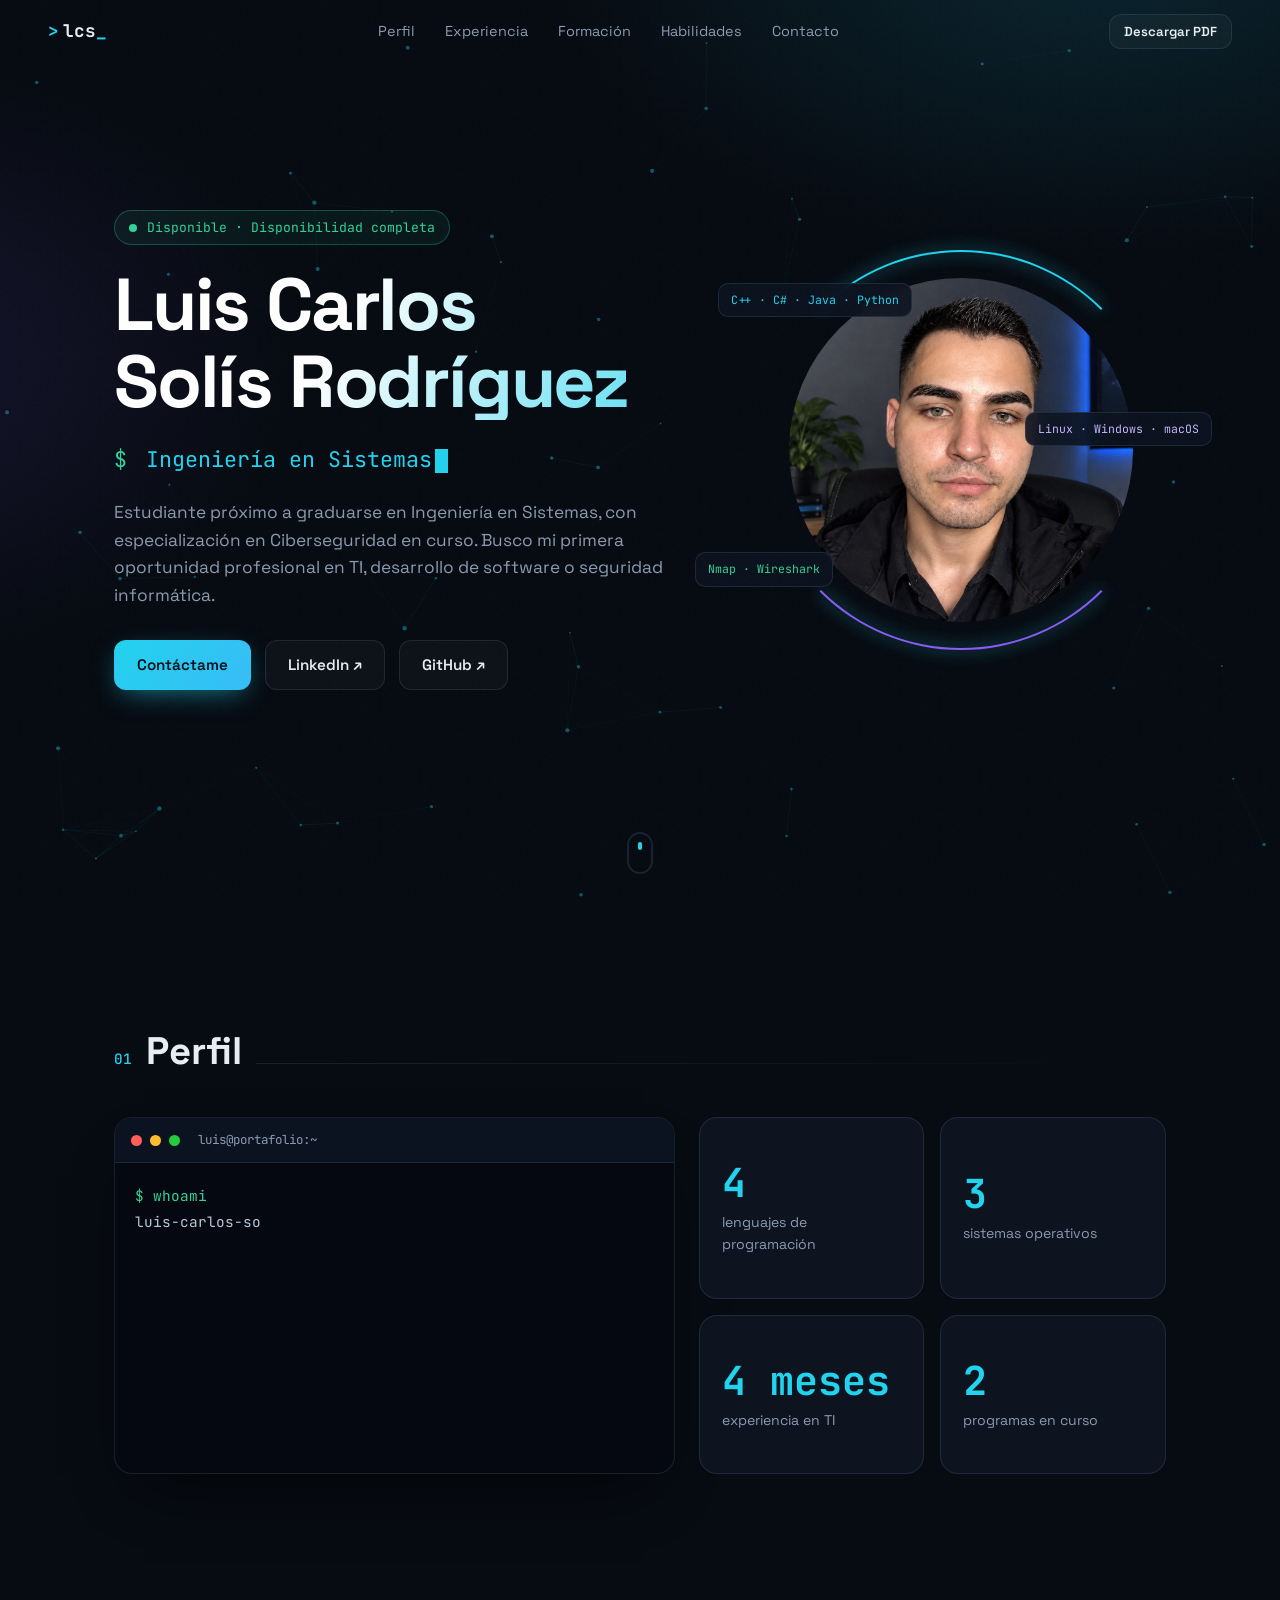
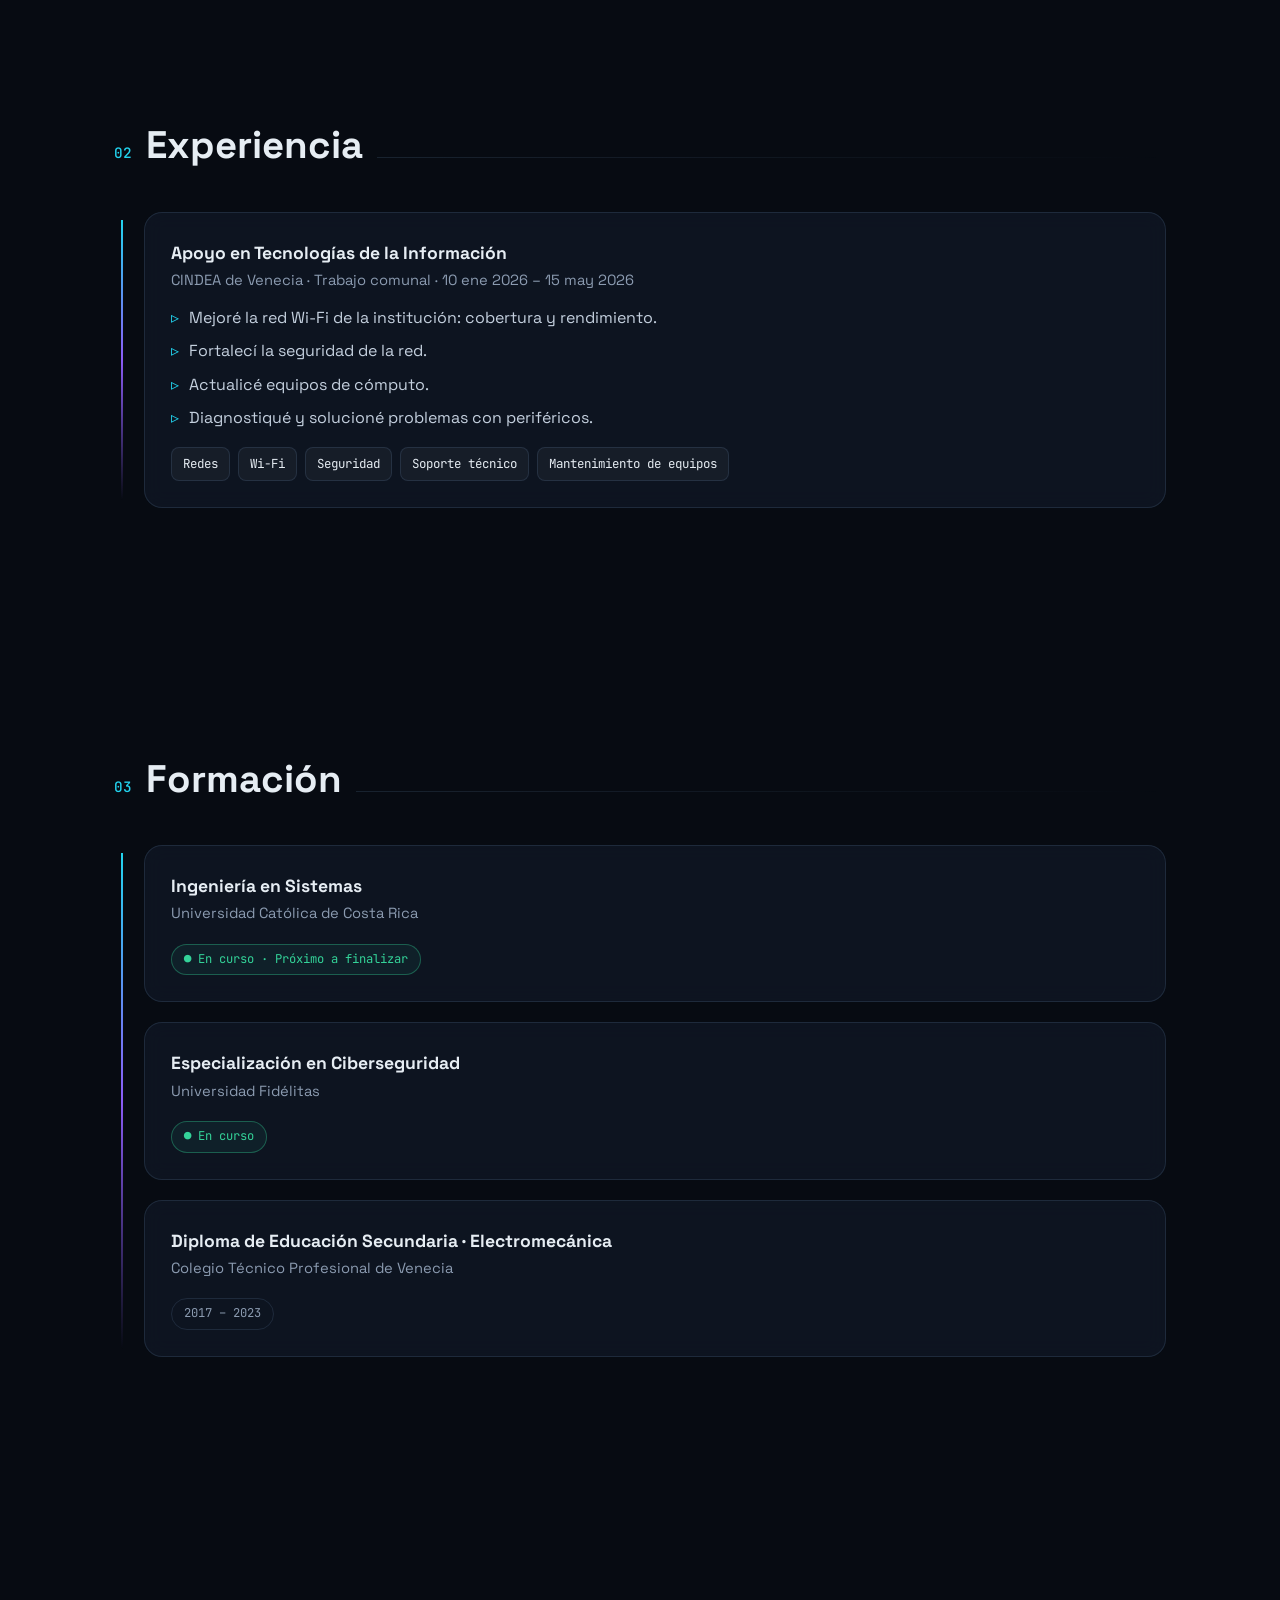
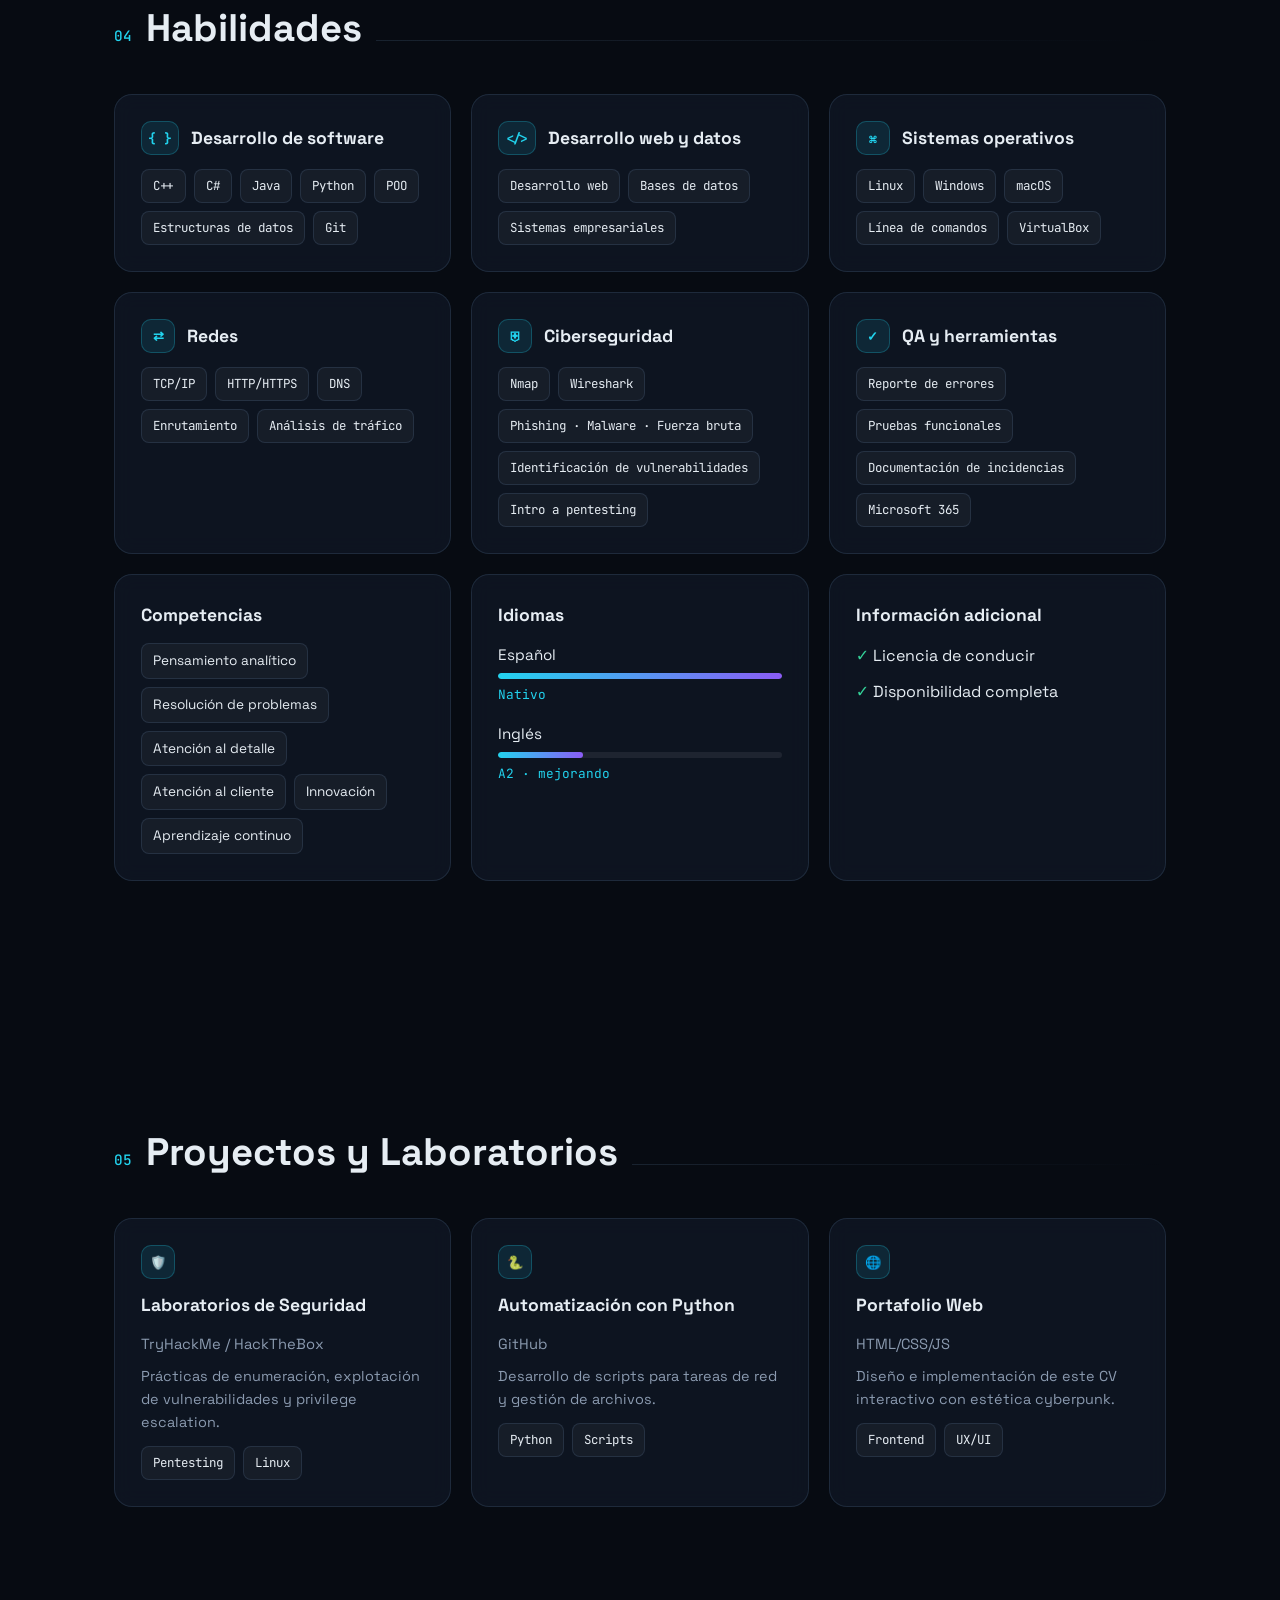
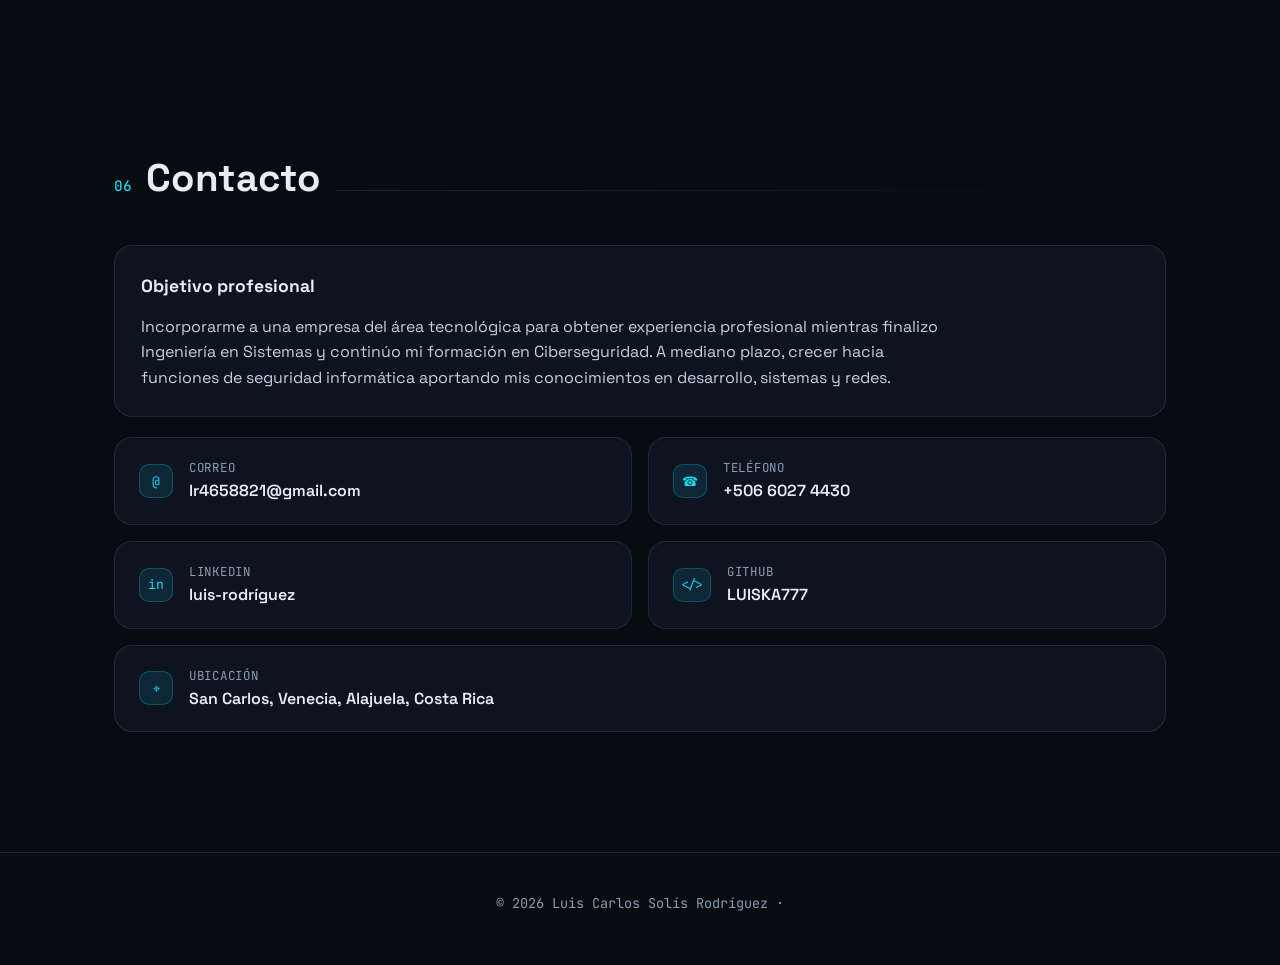
<file: index.html>
<!doctype html>
<html lang="es">
<head>
  <meta charset="utf-8">
  <meta name="viewport" content="width=device-width, initial-scale=1">
  <title>Luis Carlos Solís Rodríguez | Sistemas y Ciberseguridad</title>
  <meta name="description" content="Currículum de Luis Carlos Solís Rodríguez: estudiante de Ingeniería en Sistemas con especialización en Ciberseguridad. Busca su primera oportunidad en TI, desarrollo de software o seguridad informática.">
  <meta name="theme-color" content="#070b12">
  <meta property="og:title" content="Luis Carlos Solís Rodríguez | Sistemas y Ciberseguridad">
  <meta property="og:description" content="Ingeniería en Sistemas + Ciberseguridad. Disponibilidad completa. Costa Rica.">
  <meta property="og:type" content="profile">
  <meta property="og:image" content="assets/foto.png">
  <link rel="icon" href="data:image/svg+xml,%3Csvg xmlns='http://www.w3.org/2000/svg' viewBox='0 0 100 100'%3E%3Crect width='100' height='100' rx='22' fill='%23070b12'/%3E%3Ctext x='50' y='66' font-size='46' text-anchor='middle' fill='%2322d3ee' font-family='monospace' font-weight='700'%3E%26gt;_%3C/text%3E%3C/svg%3E">
  <link rel="preconnect" href="https://fonts.googleapis.com">
  <link rel="preconnect" href="https://fonts.gstatic.com" crossorigin>
  <link href="https://fonts.googleapis.com/css2?family=JetBrains+Mono:wght@400;500;700&family=Space+Grotesk:wght@400;500;600;700&display=swap" rel="stylesheet">
  <link rel="stylesheet" href="style.css">
</head>
<body>
  <div class="progress" id="progress"></div>
  <canvas id="net" aria-hidden="true"></canvas>
  <div class="grain" aria-hidden="true"></div>

  <header class="nav" id="nav">
    <a class="logo" href="#inicio" aria-label="Inicio"><span>&gt;</span>lcs<span class="blink">_</span></a>
    <nav>
      <a href="#sobre-mi">Perfil</a>
      <a href="#experiencia">Experiencia</a>
      <a href="#formacion">Formación</a>
      <a href="#habilidades">Habilidades</a>
      <a href="#contacto">Contacto</a>
    </nav>
    <button class="btn btn-ghost btn-sm" id="printBtn" type="button">Descargar PDF</button>
  </header>

  <main>
    <!-- HERO -->
    <section class="hero" id="inicio">
      <div class="hero-text">
        <p class="eyebrow reveal"><span class="dot"></span> Disponible · Disponibilidad completa</p>
        <h1 class="name reveal" data-text="Luis Carlos Solís Rodríguez">Luis Carlos<br>Solís Rodríguez</h1>
        <p class="role reveal"><span class="prompt">$</span> <span id="typed"></span><span class="caret"></span></p>
        <p class="lead reveal">Estudiante próximo a graduarse en Ingeniería en Sistemas, con especialización en Ciberseguridad en curso. Busco mi primera oportunidad profesional en TI, desarrollo de software o seguridad informática.</p>
        <div class="cta reveal">
          <a class="btn btn-primary" href="#contacto">Contáctame</a>
          <a class="btn btn-ghost" href="https://www.linkedin.com/in/luis-rodr%C3%ADguez-315063367" target="_blank" rel="noopener">LinkedIn ↗</a>
          <a class="btn btn-ghost" href="https://github.com/LUISKA777" target="_blank" rel="noopener">GitHub ↗</a>
        </div>
      </div>
      <div class="hero-photo reveal">
        <div class="ring"></div>
        <img src="assets/foto.png" alt="Foto de Luis Carlos Solís Rodríguez" width="640" height="640" fetchpriority="high">
        <span class="chip c1">C++ · C# · Java · Python</span>
        <span class="chip c2">Nmap · Wireshark</span>
        <span class="chip c3">Linux · Windows · macOS</span>
      </div>
      <a class="scroll" href="#sobre-mi" aria-label="Bajar"><span></span></a>
    </section>

    <!-- SOBRE MI -->
    <section id="sobre-mi">
      <h2 class="title reveal"><span>01</span> Perfil</h2>
      <div class="grid-2">
        <div class="term reveal" id="term">
          <div class="term-bar"><i></i><i></i><i></i><b>luis@portafolio:~</b></div>
          <pre class="term-body" id="termBody" data-lines='[
"$ whoami",
"luis-carlos-solis-rodriguez",
"$ cat perfil.txt",
"Analítico · Perfeccionista · Aprendo rápido",
"Pasión: tecnología y ciberseguridad",
"$ cat meta.txt",
"Especializarme en ciberseguridad:",
"seguridad de sistemas, apps y redes",
"$ status",
"[OK] disponibilidad completa"
]'></pre>
        </div>
        <div class="stats">
          <div class="stat reveal"><b data-count="4">0</b><span>lenguajes de programación</span></div>
          <div class="stat reveal"><b data-count="3">0</b><span>sistemas operativos</span></div>
          <div class="stat reveal"><b data-count="4" data-suffix=" meses">0</b><span>experiencia en TI</span></div>
          <div class="stat reveal"><b data-count="2">0</b><span>programas en curso</span></div>
        </div>
      </div>
    </section>

    <!-- EXPERIENCIA -->
    <section id="experiencia">
      <h2 class="title reveal"><span>02</span> Experiencia</h2>
      <div class="timeline">
        <article class="tl-item card reveal">
          <span class="tl-dot"></span>
          <header>
            <h3>Apoyo en Tecnologías de la Información</h3>
            <p class="meta">CINDEA de Venecia · Trabajo comunal · 10 ene 2026 – 15 may 2026</p>
          </header>
          <ul>
            <li>Mejoré la red Wi-Fi de la institución: cobertura y rendimiento.</li>
            <li>Fortalecí la seguridad de la red.</li>
            <li>Actualicé equipos de cómputo.</li>
            <li>Diagnostiqué y solucioné problemas con periféricos.</li>
          </ul>
          <div class="chips" style="margin-top:16px"><span>Redes</span><span>Wi-Fi</span><span>Seguridad</span><span>Soporte técnico</span><span>Mantenimiento de equipos</span></div>
        </article>
      </div>
    </section>

    <!-- FORMACION -->
    <section id="formacion">
      <h2 class="title reveal"><span>03</span> Formación</h2>
      <div class="timeline">
        <article class="tl-item card reveal">
          <span class="tl-dot"></span>
          <header>
            <h3>Ingeniería en Sistemas</h3>
            <p class="meta">Universidad Católica de Costa Rica</p>
          </header>
          <span class="tag live">En curso · Próximo a finalizar</span>
        </article>
        <article class="tl-item card reveal">
          <span class="tl-dot"></span>
          <header>
            <h3>Especialización en Ciberseguridad</h3>
            <p class="meta">Universidad Fidélitas</p>
          </header>
          <span class="tag live">En curso</span>
        </article>
        <article class="tl-item card reveal">
          <span class="tl-dot"></span>
          <header>
            <h3>Diploma de Educación Secundaria · Electromecánica</h3>
            <p class="meta">Colegio Técnico Profesional de Venecia</p>
          </header>
          <span class="tag">2017 – 2023</span>
        </article>
      </div>
    </section>

    <!-- HABILIDADES -->
    <section id="habilidades">
      <h2 class="title reveal"><span>04</span> Habilidades</h2>
      <div class="skills">
        <div class="card reveal">
          <h3><span class="ico">{ }</span> Desarrollo de software</h3>
          <div class="chips"><span>C++</span><span>C#</span><span>Java</span><span>Python</span><span>POO</span><span>Estructuras de datos</span><span>Git</span></div>
        </div>
        <div class="card reveal">
          <h3><span class="ico">&lt;/&gt;</span> Desarrollo web y datos</h3>
          <div class="chips"><span>Desarrollo web</span><span>Bases de datos</span><span>Sistemas empresariales</span></div>
        </div>
        <div class="card reveal">
          <h3><span class="ico">⌘</span> Sistemas operativos</h3>
          <div class="chips"><span>Linux</span><span>Windows</span><span>macOS</span><span>Línea de comandos</span><span>VirtualBox</span></div>
        </div>
        <div class="card reveal">
          <h3><span class="ico">⇄</span> Redes</h3>
          <div class="chips"><span>TCP/IP</span><span>HTTP/HTTPS</span><span>DNS</span><span>Enrutamiento</span><span>Análisis de tráfico</span></div>
        </div>
        <div class="card reveal">
          <h3><span class="ico">⛨</span> Ciberseguridad</h3>
          <div class="chips"><span>Nmap</span><span>Wireshark</span><span>Phishing · Malware · Fuerza bruta</span><span>Identificación de vulnerabilidades</span><span>Intro a pentesting</span></div>
        </div>
        <div class="card reveal">
          <h3><span class="ico">✓</span> QA y herramientas</h3>
          <div class="chips"><span>Reporte de errores</span><span>Pruebas funcionales</span><span>Documentación de incidencias</span><span>Microsoft 365</span></div>
        </div>
      </div>

      <div class="grid-3">
        <div class="card reveal">
          <h3>Competencias</h3>
          <div class="chips soft"><span>Pensamiento analítico</span><span>Resolución de problemas</span><span>Atención al detalle</span><span>Atención al cliente</span><span>Innovación</span><span>Aprendizaje continuo</span></div>
        </div>
        <div class="card reveal">
          <h3>Idiomas</h3>
          <ul class="langs">
            <li><span>Español</span><i style="--w:100%"></i><em>Nativo</em></li>
            <li><span>Inglés</span><i style="--w:30%"></i><em>A2 · mejorando</em></li>
          </ul>
        </div>
        <div class="card reveal">
          <h3>Información adicional</h3>
          <ul class="plain">
            <li>Licencia de conducir</li>
            <li>Disponibilidad completa</li>
          </ul>
        </div>
      </div>
    </section>

    <!-- PROYECTOS -->
    <section id="proyectos">
      <h2 class="title reveal"><span>05</span> Proyectos y Laboratorios</h2>
      <div class="grid-3">
        <div class="card reveal">
          <div class="ico" style="margin-bottom:12px">🛡️</div>
          <h3>Laboratorios de Seguridad</h3>
          <p class="meta">TryHackMe / HackTheBox</p>
          <p style="font-size:.9rem; color:var(--muted); margin-top:8px">Prácticas de enumeración, explotación de vulnerabilidades y privilege escalation.</p>
          <div class="chips" style="margin-top:12px"><span>Pentesting</span><span>Linux</span></div>
        </div>
        <div class="card reveal">
          <div class="ico" style="margin-bottom:12px">🐍</div>
          <h3>Automatización con Python</h3>
          <p class="meta">GitHub</p>
          <p style="font-size:.9rem; color:var(--muted); margin-top:8px">Desarrollo de scripts para tareas de red y gestión de archivos.</p>
          <div class="chips" style="margin-top:12px"><span>Python</span><span>Scripts</span></div>
        </div>
        <div class="card reveal">
          <div class="ico" style="margin-bottom:12px">🌐</div>
          <h3>Portafolio Web</h3>
          <p class="meta">HTML/CSS/JS</p>
          <p style="font-size:.9rem; color:var(--muted); margin-top:8px">Diseño e implementación de este CV interactivo con estética cyberpunk.</p>
          <div class="chips" style="margin-top:12px"><span>Frontend</span><span>UX/UI</span></div>
        </div>
      </div>
    </section>

    <!-- OBJETIVO + CONTACTO -->
    <section id="contacto">
      <h2 class="title reveal"><span>06</span> Contacto</h2>
      <div class="card goal reveal">
        <h3>Objetivo profesional</h3>
        <p>Incorporarme a una empresa del área tecnológica para obtener experiencia profesional mientras finalizo Ingeniería en Sistemas y continúo mi formación en Ciberseguridad. A mediano plazo, crecer hacia funciones de seguridad informática aportando mis conocimientos en desarrollo, sistemas y redes.</p>
      </div>
      <div class="contact-grid">
        <a class="contact card reveal" href="mailto:lr4658821@gmail.com"><span class="ico">@</span><div><small>Correo</small><b>lr4658821@gmail.com</b></div></a>
        <a class="contact card reveal" href="tel:+50660274430"><span class="ico">☎</span><div><small>Teléfono</small><b>+506 6027 4430</b></div></a>
        <a class="contact card reveal" href="https://www.linkedin.com/in/luis-rodr%C3%ADguez-315063367" target="_blank" rel="noopener"><span class="ico">in</span><div><small>LinkedIn</small><b>luis-rodríguez</b></div></a>
        <a class="contact card reveal" href="https://github.com/LUISKA777" target="_blank" rel="noopener"><span class="ico">&lt;/&gt;</span><div><small>GitHub</small><b>LUISKA777</b></div></a>
        <div class="contact card reveal"><span class="ico">⌖</span><div><small>Ubicación</small><b>San Carlos, Venecia, Alajuela, Costa Rica</b></div></div>
      </div>
    </section>
  </main>

  <footer>
    <p>© <span id="year"></span> Luis Carlos Solís Rodríguez · </p>
  </footer>

  <script src="script.js"></script>
</body>
</html>
</file>
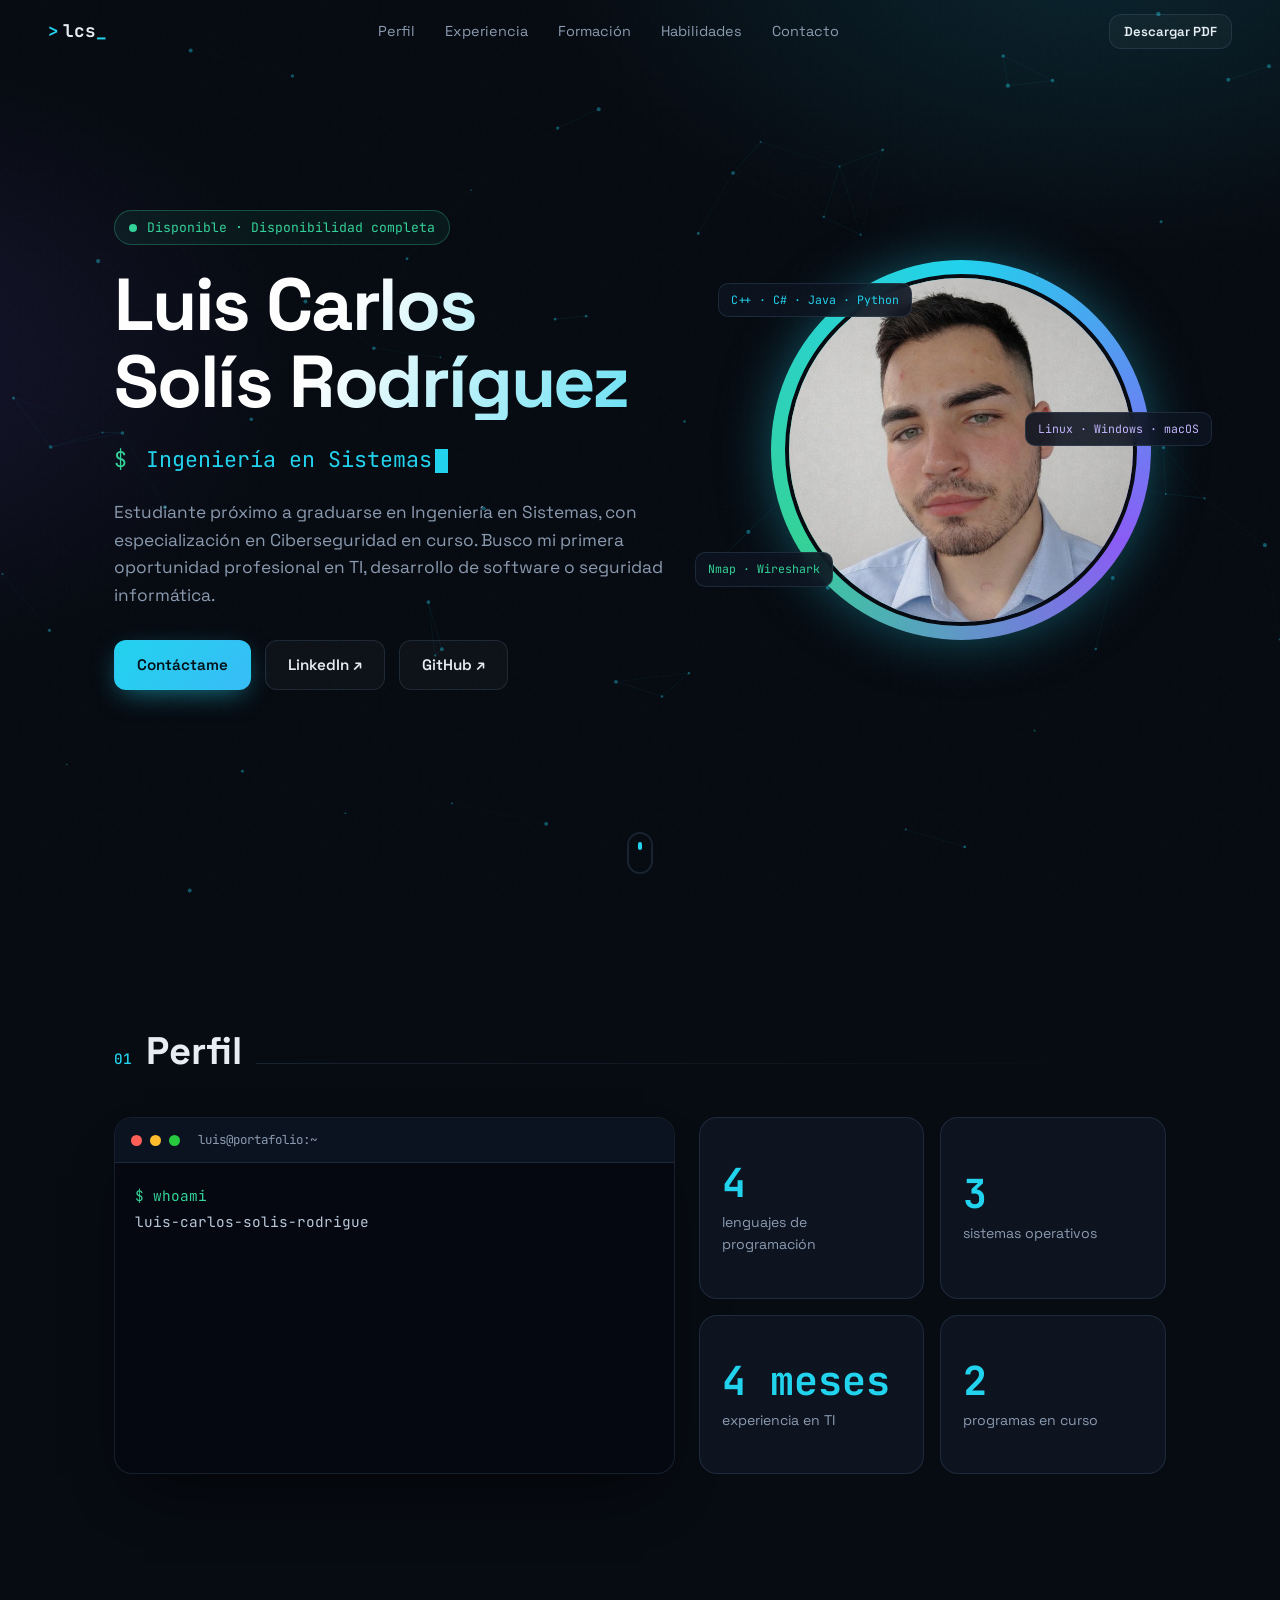
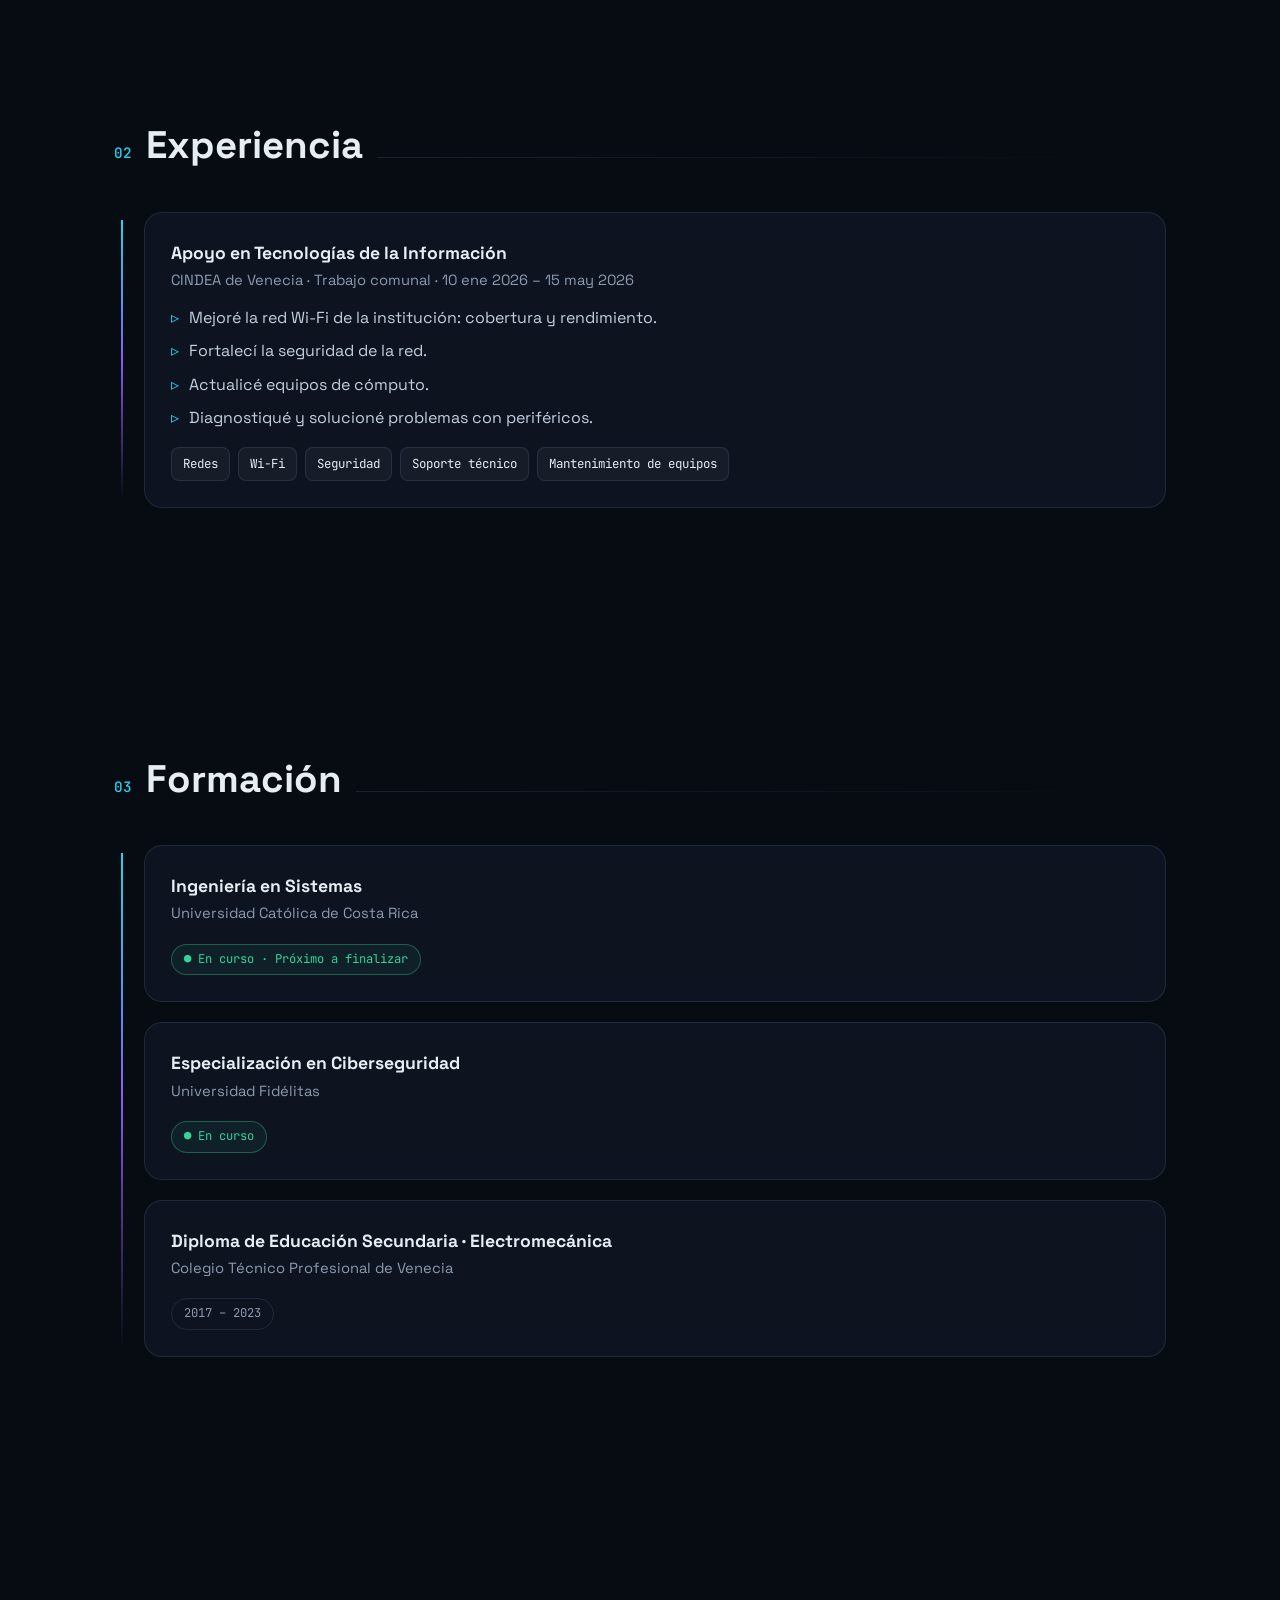
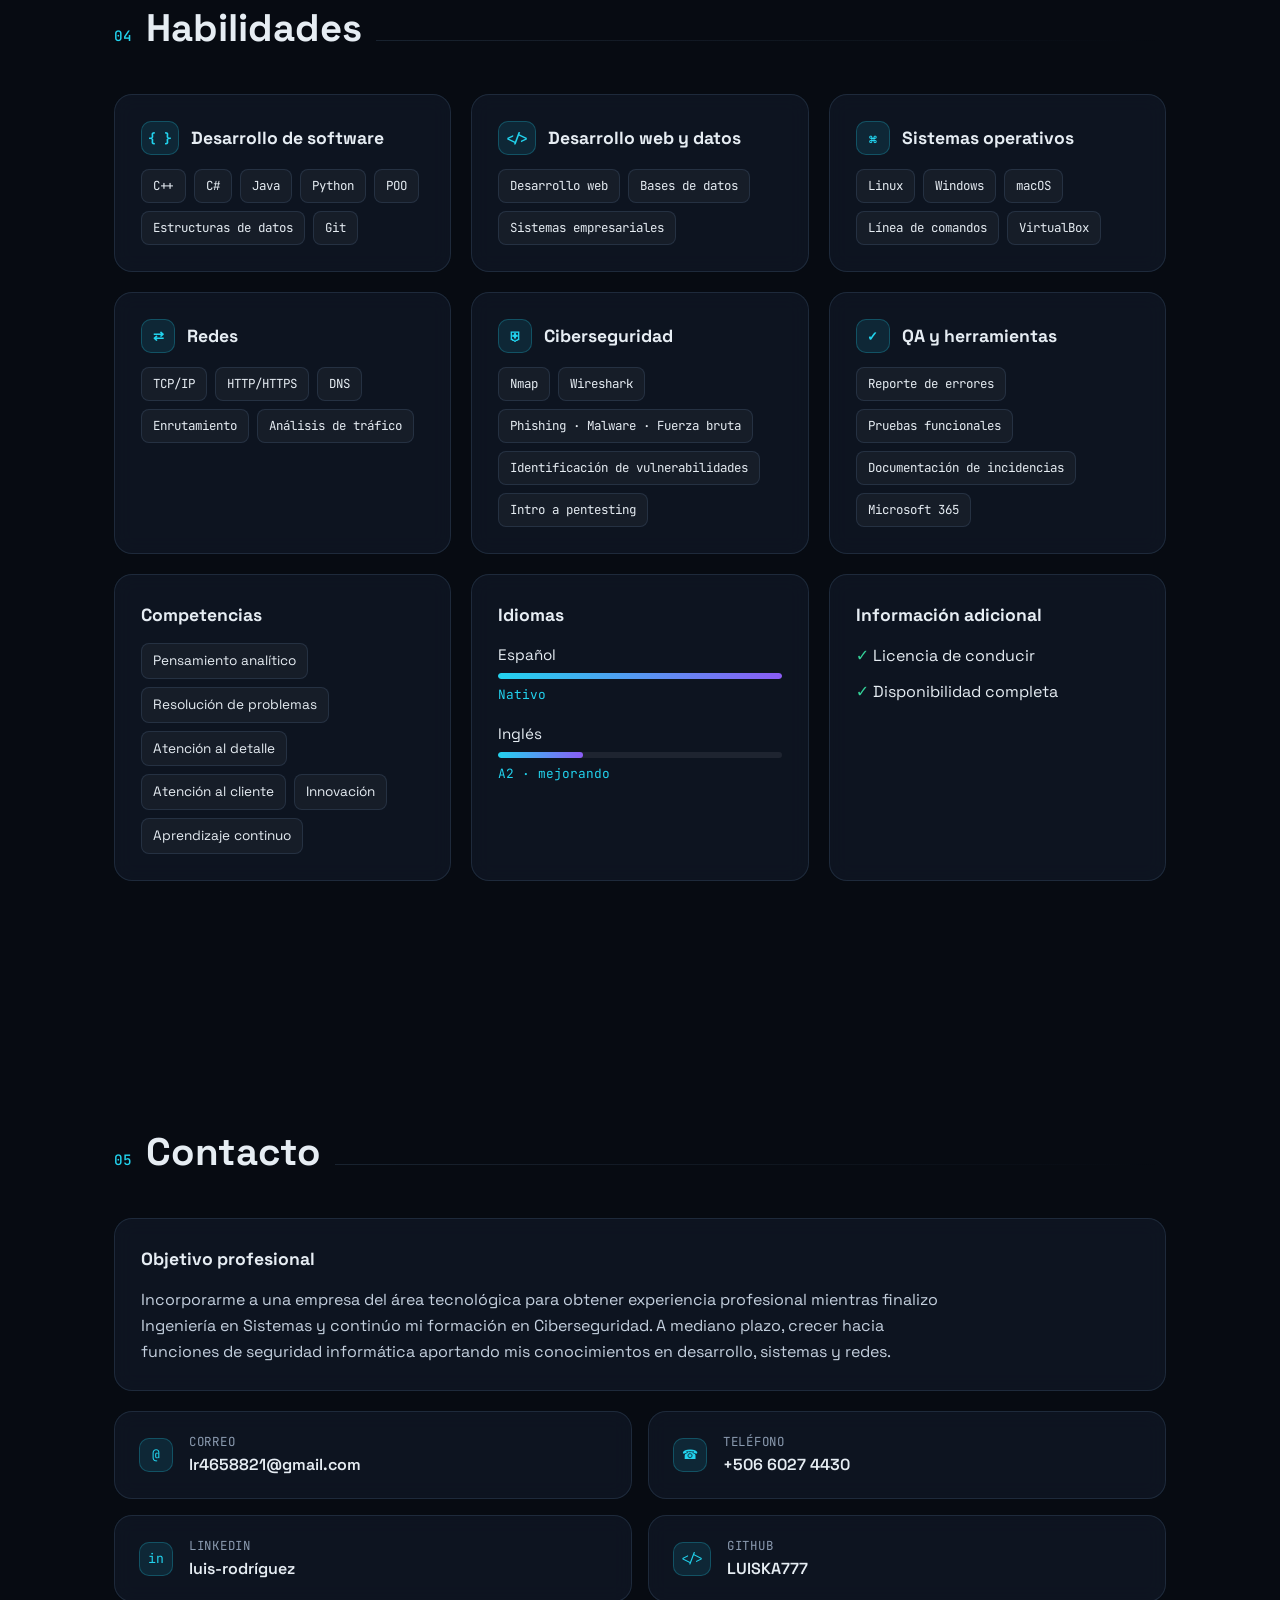
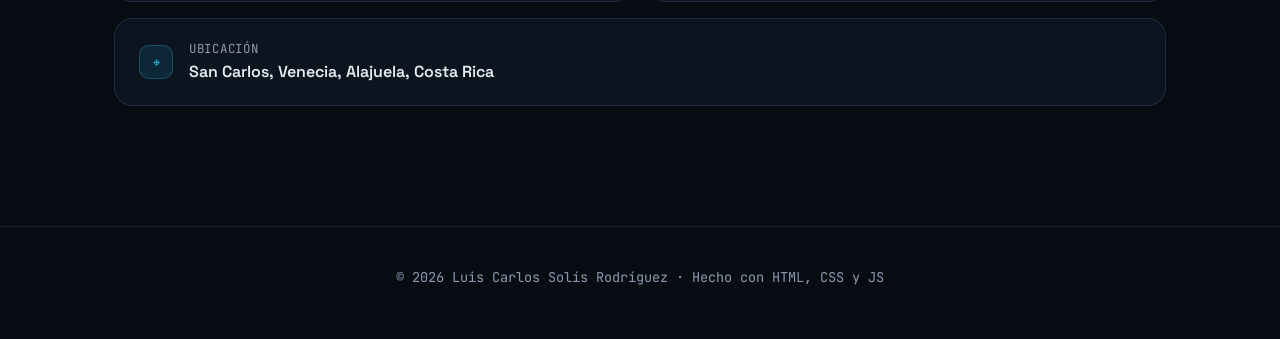
<file: cv-web/index.html>
<!doctype html>
<html lang="es">
<head>
  <meta charset="utf-8">
  <meta name="viewport" content="width=device-width, initial-scale=1">
  <title>Luis Carlos Solís Rodríguez | Sistemas y Ciberseguridad</title>
  <meta name="description" content="Currículum de Luis Carlos Solís Rodríguez: estudiante de Ingeniería en Sistemas con especialización en Ciberseguridad. Busca su primera oportunidad en TI, desarrollo de software o seguridad informática.">
  <meta name="theme-color" content="#070b12">
  <meta property="og:title" content="Luis Carlos Solís Rodríguez | Sistemas y Ciberseguridad">
  <meta property="og:description" content="Ingeniería en Sistemas + Ciberseguridad. Disponibilidad completa. Costa Rica.">
  <meta property="og:type" content="profile">
  <meta property="og:image" content="assets/foto.jpg">
  <link rel="icon" href="data:image/svg+xml,%3Csvg xmlns='http://www.w3.org/2000/svg' viewBox='0 0 100 100'%3E%3Crect width='100' height='100' rx='22' fill='%23070b12'/%3E%3Ctext x='50' y='66' font-size='46' text-anchor='middle' fill='%2322d3ee' font-family='monospace' font-weight='700'%3E%26gt;_%3C/text%3E%3C/svg%3E">
  <link rel="preconnect" href="https://fonts.googleapis.com">
  <link rel="preconnect" href="https://fonts.gstatic.com" crossorigin>
  <link href="https://fonts.googleapis.com/css2?family=JetBrains+Mono:wght@400;500;700&family=Space+Grotesk:wght@400;500;600;700&display=swap" rel="stylesheet">
  <link rel="stylesheet" href="style.css">
</head>
<body>
  <div class="progress" id="progress"></div>
  <canvas id="net" aria-hidden="true"></canvas>
  <div class="grain" aria-hidden="true"></div>

  <header class="nav" id="nav">
    <a class="logo" href="#inicio" aria-label="Inicio"><span>&gt;</span>lcs<span class="blink">_</span></a>
    <nav>
      <a href="#sobre-mi">Perfil</a>
      <a href="#experiencia">Experiencia</a>
      <a href="#formacion">Formación</a>
      <a href="#habilidades">Habilidades</a>
      <a href="#contacto">Contacto</a>
    </nav>
    <button class="btn btn-ghost btn-sm" id="printBtn" type="button">Descargar PDF</button>
  </header>

  <main>
    <!-- HERO -->
    <section class="hero" id="inicio">
      <div class="hero-text">
        <p class="eyebrow reveal"><span class="dot"></span> Disponible · Disponibilidad completa</p>
        <h1 class="name reveal" data-text="Luis Carlos Solís Rodríguez">Luis Carlos<br>Solís Rodríguez</h1>
        <p class="role reveal"><span class="prompt">$</span> <span id="typed"></span><span class="caret"></span></p>
        <p class="lead reveal">Estudiante próximo a graduarse en Ingeniería en Sistemas, con especialización en Ciberseguridad en curso. Busco mi primera oportunidad profesional en TI, desarrollo de software o seguridad informática.</p>
        <div class="cta reveal">
          <a class="btn btn-primary" href="#contacto">Contáctame</a>
          <a class="btn btn-ghost" href="https://www.linkedin.com/in/luis-rodr%C3%ADguez-315063367" target="_blank" rel="noopener">LinkedIn ↗</a>
          <a class="btn btn-ghost" href="https://github.com/LUISKA777" target="_blank" rel="noopener">GitHub ↗</a>
        </div>
      </div>
      <div class="hero-photo reveal">
        <div class="ring"></div>
        <img src="assets/foto.jpg" alt="Foto de Luis Carlos Solís Rodríguez" width="640" height="640" fetchpriority="high">
        <span class="chip c1">C++ · C# · Java · Python</span>
        <span class="chip c2">Nmap · Wireshark</span>
        <span class="chip c3">Linux · Windows · macOS</span>
      </div>
      <a class="scroll" href="#sobre-mi" aria-label="Bajar"><span></span></a>
    </section>

    <!-- SOBRE MI -->
    <section id="sobre-mi">
      <h2 class="title reveal"><span>01</span> Perfil</h2>
      <div class="grid-2">
        <div class="term reveal" id="term">
          <div class="term-bar"><i></i><i></i><i></i><b>luis@portafolio:~</b></div>
          <pre class="term-body" id="termBody" data-lines='[
"$ whoami",
"luis-carlos-solis-rodriguez",
"$ cat perfil.txt",
"Analítico · Perfeccionista · Aprendo rápido",
"Pasión: tecnología y ciberseguridad",
"$ cat meta.txt",
"Especializarme en ciberseguridad:",
"seguridad de sistemas, apps y redes",
"$ status",
"[OK] disponibilidad completa"
]'></pre>
        </div>
        <div class="stats">
          <div class="stat reveal"><b data-count="4">0</b><span>lenguajes de programación</span></div>
          <div class="stat reveal"><b data-count="3">0</b><span>sistemas operativos</span></div>
          <div class="stat reveal"><b data-count="4" data-suffix=" meses">0</b><span>experiencia en TI</span></div>
          <div class="stat reveal"><b data-count="2">0</b><span>programas en curso</span></div>
        </div>
      </div>
    </section>

    <!-- EXPERIENCIA -->
    <section id="experiencia">
      <h2 class="title reveal"><span>02</span> Experiencia</h2>
      <div class="timeline">
        <article class="tl-item card reveal">
          <span class="tl-dot"></span>
          <header>
            <h3>Apoyo en Tecnologías de la Información</h3>
            <p class="meta">CINDEA de Venecia · Trabajo comunal · 10 ene 2026 – 15 may 2026</p>
          </header>
          <ul>
            <li>Mejoré la red Wi-Fi de la institución: cobertura y rendimiento.</li>
            <li>Fortalecí la seguridad de la red.</li>
            <li>Actualicé equipos de cómputo.</li>
            <li>Diagnostiqué y solucioné problemas con periféricos.</li>
          </ul>
          <div class="chips" style="margin-top:16px"><span>Redes</span><span>Wi-Fi</span><span>Seguridad</span><span>Soporte técnico</span><span>Mantenimiento de equipos</span></div>
        </article>
      </div>
    </section>

    <!-- FORMACION -->
    <section id="formacion">
      <h2 class="title reveal"><span>03</span> Formación</h2>
      <div class="timeline">
        <article class="tl-item card reveal">
          <span class="tl-dot"></span>
          <header>
            <h3>Ingeniería en Sistemas</h3>
            <p class="meta">Universidad Católica de Costa Rica</p>
          </header>
          <span class="tag live">En curso · Próximo a finalizar</span>
        </article>
        <article class="tl-item card reveal">
          <span class="tl-dot"></span>
          <header>
            <h3>Especialización en Ciberseguridad</h3>
            <p class="meta">Universidad Fidélitas</p>
          </header>
          <span class="tag live">En curso</span>
        </article>
        <article class="tl-item card reveal">
          <span class="tl-dot"></span>
          <header>
            <h3>Diploma de Educación Secundaria · Electromecánica</h3>
            <p class="meta">Colegio Técnico Profesional de Venecia</p>
          </header>
          <span class="tag">2017 – 2023</span>
        </article>
      </div>
    </section>

    <!-- HABILIDADES -->
    <section id="habilidades">
      <h2 class="title reveal"><span>04</span> Habilidades</h2>
      <div class="skills">
        <div class="card reveal">
          <h3><span class="ico">{ }</span> Desarrollo de software</h3>
          <div class="chips"><span>C++</span><span>C#</span><span>Java</span><span>Python</span><span>POO</span><span>Estructuras de datos</span><span>Git</span></div>
        </div>
        <div class="card reveal">
          <h3><span class="ico">&lt;/&gt;</span> Desarrollo web y datos</h3>
          <div class="chips"><span>Desarrollo web</span><span>Bases de datos</span><span>Sistemas empresariales</span></div>
        </div>
        <div class="card reveal">
          <h3><span class="ico">⌘</span> Sistemas operativos</h3>
          <div class="chips"><span>Linux</span><span>Windows</span><span>macOS</span><span>Línea de comandos</span><span>VirtualBox</span></div>
        </div>
        <div class="card reveal">
          <h3><span class="ico">⇄</span> Redes</h3>
          <div class="chips"><span>TCP/IP</span><span>HTTP/HTTPS</span><span>DNS</span><span>Enrutamiento</span><span>Análisis de tráfico</span></div>
        </div>
        <div class="card reveal">
          <h3><span class="ico">⛨</span> Ciberseguridad</h3>
          <div class="chips"><span>Nmap</span><span>Wireshark</span><span>Phishing · Malware · Fuerza bruta</span><span>Identificación de vulnerabilidades</span><span>Intro a pentesting</span></div>
        </div>
        <div class="card reveal">
          <h3><span class="ico">✓</span> QA y herramientas</h3>
          <div class="chips"><span>Reporte de errores</span><span>Pruebas funcionales</span><span>Documentación de incidencias</span><span>Microsoft 365</span></div>
        </div>
      </div>

      <div class="grid-3">
        <div class="card reveal">
          <h3>Competencias</h3>
          <div class="chips soft"><span>Pensamiento analítico</span><span>Resolución de problemas</span><span>Atención al detalle</span><span>Atención al cliente</span><span>Innovación</span><span>Aprendizaje continuo</span></div>
        </div>
        <div class="card reveal">
          <h3>Idiomas</h3>
          <ul class="langs">
            <li><span>Español</span><i style="--w:100%"></i><em>Nativo</em></li>
            <li><span>Inglés</span><i style="--w:30%"></i><em>A2 · mejorando</em></li>
          </ul>
        </div>
        <div class="card reveal">
          <h3>Información adicional</h3>
          <ul class="plain">
            <li>Licencia de conducir</li>
            <li>Disponibilidad completa</li>
          </ul>
        </div>
      </div>
    </section>

    <!-- OBJETIVO + CONTACTO -->
    <section id="contacto">
      <h2 class="title reveal"><span>05</span> Contacto</h2>
      <div class="card goal reveal">
        <h3>Objetivo profesional</h3>
        <p>Incorporarme a una empresa del área tecnológica para obtener experiencia profesional mientras finalizo Ingeniería en Sistemas y continúo mi formación en Ciberseguridad. A mediano plazo, crecer hacia funciones de seguridad informática aportando mis conocimientos en desarrollo, sistemas y redes.</p>
      </div>
      <div class="contact-grid">
        <a class="contact card reveal" href="mailto:lr4658821@gmail.com"><span class="ico">@</span><div><small>Correo</small><b>lr4658821@gmail.com</b></div></a>
        <a class="contact card reveal" href="tel:+50660274430"><span class="ico">☎</span><div><small>Teléfono</small><b>+506 6027 4430</b></div></a>
        <a class="contact card reveal" href="https://www.linkedin.com/in/luis-rodr%C3%ADguez-315063367" target="_blank" rel="noopener"><span class="ico">in</span><div><small>LinkedIn</small><b>luis-rodríguez</b></div></a>
        <a class="contact card reveal" href="https://github.com/LUISKA777" target="_blank" rel="noopener"><span class="ico">&lt;/&gt;</span><div><small>GitHub</small><b>LUISKA777</b></div></a>
        <div class="contact card reveal"><span class="ico">⌖</span><div><small>Ubicación</small><b>San Carlos, Venecia, Alajuela, Costa Rica</b></div></div>
      </div>
    </section>
  </main>

  <footer>
    <p>© <span id="year"></span> Luis Carlos Solís Rodríguez · Hecho con HTML, CSS y JS</p>
  </footer>

  <script src="script.js"></script>
</body>
</html>
</file>
<file: style.css>
:root{
  --bg:#070b12; --bg2:#0d1420; --card:rgba(18,27,42,.62); --line:rgba(120,160,200,.16);
  --text:#e6edf3; --muted:#8b9bb0; --cyan:#22d3ee; --green:#34d399; --violet:#8b5cf6;
  --mono:'JetBrains Mono',ui-monospace,SFMono-Regular,Menlo,monospace;
  --sans:'Space Grotesk',system-ui,-apple-system,Segoe UI,sans-serif;
  --r:18px;
}
*{box-sizing:border-box;margin:0;padding:0}
html{scroll-behavior:smooth;scroll-padding-top:84px}
body{background:var(--bg);color:var(--text);font-family:var(--sans);line-height:1.6;overflow-x:hidden;-webkit-font-smoothing:antialiased}
body::before{content:"";position:fixed;inset:0;z-index:-2;
  background:radial-gradient(900px 500px at 85% -5%,rgba(34,211,238,.13),transparent 60%),
             radial-gradient(700px 500px at -10% 40%,rgba(139,92,246,.12),transparent 60%),var(--bg)}
#net{position:fixed;inset:0;width:100%;height:100%;z-index:-1;opacity:.55}
.grain{position:fixed;inset:0;z-index:50;pointer-events:none;opacity:.035;
  background-image:url("data:image/svg+xml,%3Csvg xmlns='http://www.w3.org/2000/svg' width='140' height='140'%3E%3Cfilter id='n'%3E%3CfeTurbulence baseFrequency='.9' numOctaves='2'/%3E%3C/filter%3E%3Crect width='100%25' height='100%25' filter='url(%23n)'/%3E%3C/svg%3E")}
a{color:inherit;text-decoration:none}
ul{list-style:none}
::selection{background:var(--cyan);color:#001018}

.progress{position:fixed;top:0;left:0;height:3px;width:0;z-index:100;background:linear-gradient(90deg,var(--cyan),var(--violet));box-shadow:0 0 12px var(--cyan)}

/* NAV */
.nav{position:fixed;top:0;left:0;right:0;z-index:60;display:flex;align-items:center;justify-content:space-between;gap:16px;
  padding:14px clamp(16px,4vw,48px);transition:background .3s,backdrop-filter .3s,border-color .3s;border-bottom:1px solid transparent}
.nav.scrolled{background:rgba(7,11,18,.72);backdrop-filter:blur(14px);-webkit-backdrop-filter:blur(14px);border-color:var(--line)}
.logo{font-family:var(--mono);font-weight:700;font-size:1.1rem}
.logo span:first-child{color:var(--cyan);margin-right:4px}
.blink{animation:blink 1s steps(1) infinite;color:var(--cyan)}
.nav nav{display:flex;gap:6px}
.nav nav a{font-size:.9rem;color:var(--muted);padding:6px 12px;border-radius:999px;transition:.2s}
.nav nav a:hover,.nav nav a.active{color:var(--text);background:rgba(34,211,238,.1)}

/* BUTTONS */
.btn{display:inline-flex;align-items:center;gap:8px;padding:12px 22px;border-radius:12px;font-weight:600;font-family:var(--sans);font-size:.95rem;border:1px solid transparent;cursor:pointer;transition:transform .2s,box-shadow .2s,background .2s}
.btn-sm{padding:8px 14px;font-size:.82rem}
.btn-primary{background:linear-gradient(135deg,var(--cyan),#38bdf8);color:#001018;box-shadow:0 8px 28px -8px rgba(34,211,238,.6)}
.btn-primary:hover{transform:translateY(-2px);box-shadow:0 14px 34px -8px rgba(34,211,238,.75)}
.btn-ghost{background:rgba(255,255,255,.03);color:var(--text);border-color:var(--line)}
.btn-ghost:hover{border-color:var(--cyan);background:rgba(34,211,238,.08);transform:translateY(-2px)}

/* LAYOUT */
section{padding:clamp(70px,10vw,120px) clamp(18px,5vw,64px);max-width:1180px;margin:0 auto}
.title{font-size:clamp(1.7rem,3.4vw,2.4rem);font-weight:700;margin-bottom:36px;display:flex;align-items:baseline;gap:14px}
.title span{font-family:var(--mono);font-size:.9rem;color:var(--cyan);font-weight:500}
.title::after{content:"";flex:1;height:1px;background:linear-gradient(90deg,var(--line),transparent)}
.grid-2{display:grid;grid-template-columns:1.2fr 1fr;gap:24px}
.grid-3{display:grid;grid-template-columns:repeat(3,1fr);gap:20px;margin-top:20px}

/* HERO */
.hero{min-height:100svh;display:grid;grid-template-columns:1.25fr .85fr;align-items:center;gap:40px;position:relative;padding-top:120px}
.eyebrow{font-family:var(--mono);font-size:.82rem;color:var(--green);display:inline-flex;align-items:center;gap:10px;padding:6px 14px;border:1px solid rgba(52,211,153,.3);border-radius:999px;background:rgba(52,211,153,.07);margin-bottom:22px}
.dot{width:8px;height:8px;border-radius:50%;background:var(--green);box-shadow:0 0 0 0 rgba(52,211,153,.7);animation:pulse 2s infinite}
.name{font-size:clamp(2.4rem,6.4vw,4.6rem);line-height:1.04;font-weight:700;letter-spacing:-.03em;
  background:linear-gradient(120deg,#fff 20%,var(--cyan) 60%,var(--violet));-webkit-background-clip:text;background-clip:text;color:transparent;background-size:200% auto;animation:shine 7s linear infinite}
.role{font-family:var(--mono);font-size:clamp(1rem,2.2vw,1.35rem);margin:22px 0 18px;color:var(--cyan);min-height:1.8em}
.prompt{color:var(--green);margin-right:6px}
.caret{display:inline-block;width:.6em;height:1.1em;background:var(--cyan);vertical-align:text-bottom;margin-left:3px;animation:blink 1s steps(1) infinite}
.lead{color:var(--muted);font-size:1.08rem;max-width:56ch}
.cta{display:flex;gap:14px;flex-wrap:wrap;margin-top:30px}

.hero-photo{position:relative;justify-self:center;width:min(380px,80vw);aspect-ratio:1}
.hero-photo img{position:absolute;inset:14px;width:calc(100% - 28px);height:calc(100% - 28px);object-fit:cover;object-position:50% 20%;border-radius:50%;border:4px solid var(--bg);z-index:1}
.ring{position:absolute;inset:-10px;border-radius:50%;border:2px solid transparent;border-top-color:var(--cyan);border-bottom-color:var(--violet);animation:spin 3s linear infinite;filter:drop-shadow(0 0 8px var(--cyan))}
.chip{position:absolute;z-index:2;font-family:var(--mono);font-size:.72rem;padding:7px 12px;border-radius:10px;background:rgba(13,20,32,.88);border:1px solid var(--line);backdrop-filter:blur(8px);white-space:nowrap;animation:float 6s ease-in-out infinite}
.c1{top:6%;left:-14%;color:var(--cyan)}
.c2{bottom:14%;left:-20%;color:var(--green);animation-delay:-2s}
.c3{top:40%;right:-16%;color:#c4b5fd;animation-delay:-4s}
.scroll{position:absolute;bottom:26px;left:50%;transform:translateX(-50%);width:26px;height:42px;border:2px solid var(--line);border-radius:14px}
.scroll span{position:absolute;top:8px;left:50%;width:4px;height:8px;margin-left:-2px;border-radius:2px;background:var(--cyan);animation:wheel 1.8s infinite}

/* CARDS */
.card{position:relative;background:var(--card);border:1px solid var(--line);border-radius:var(--r);padding:26px;backdrop-filter:blur(10px);-webkit-backdrop-filter:blur(10px);overflow:hidden;transition:border-color .3s,transform .3s}
.card::before{content:"";position:absolute;inset:0;background:radial-gradient(380px circle at var(--mx,50%) var(--my,0%),rgba(34,211,238,.13),transparent 45%);opacity:0;transition:opacity .3s;pointer-events:none}
.card:hover{border-color:rgba(34,211,238,.4);transform:translateY(-3px)}
.card:hover::before{opacity:1}
.card h3{font-size:1.1rem;margin-bottom:14px}
.meta{color:var(--muted);font-size:.92rem}

/* TERMINAL */
.term{background:#050810;border:1px solid var(--line);border-radius:var(--r);overflow:hidden;box-shadow:0 30px 60px -30px rgba(0,0,0,.8)}
.term-bar{display:flex;align-items:center;gap:8px;padding:12px 16px;background:#0b1220;border-bottom:1px solid var(--line)}
.term-bar i{width:11px;height:11px;border-radius:50%;background:#ff5f56}
.term-bar i:nth-child(2){background:#ffbd2e}
.term-bar i:nth-child(3){background:#27c93f}
.term-bar b{font-family:var(--mono);font-weight:400;font-size:.78rem;color:var(--muted);margin-left:10px}
.term-body{font-family:var(--mono);font-size:.9rem;line-height:1.8;padding:20px;min-height:310px;white-space:pre-wrap;color:#b9c7d8}
.term-body .cmd{color:var(--green)}
.term-body .ok{color:var(--cyan)}

.stats{display:grid;grid-template-columns:1fr 1fr;gap:16px}
.stat{background:var(--card);border:1px solid var(--line);border-radius:var(--r);padding:22px;display:flex;flex-direction:column;justify-content:center;transition:.3s}
.stat:hover{border-color:rgba(34,211,238,.4);transform:translateY(-3px)}
.stat b{font-family:var(--mono);font-size:clamp(1.8rem,3.4vw,2.5rem);color:var(--cyan);line-height:1.1}
.stat span{color:var(--muted);font-size:.88rem;margin-top:6px}

/* TIMELINE */
.timeline{position:relative;padding-left:30px;display:grid;gap:20px}
.timeline::before{content:"";position:absolute;left:7px;top:8px;bottom:8px;width:2px;background:linear-gradient(var(--cyan),var(--violet),transparent)}
.tl-dot{position:absolute;left:-29px;top:30px;width:16px;height:16px;border-radius:50%;background:var(--bg);border:3px solid var(--cyan);box-shadow:0 0 14px var(--cyan)}
.tl-item ul{margin-top:12px;display:grid;gap:8px}
.tl-item li{position:relative;padding-left:18px;color:#c4d0de}
.tl-item li::before{content:"▹";position:absolute;left:0;color:var(--cyan)}
.tl-item header{margin-bottom:6px}
.tl-item h3{margin-bottom:2px}
.tag{display:inline-block;margin-top:12px;font-family:var(--mono);font-size:.76rem;padding:5px 12px;border-radius:999px;border:1px solid var(--line);color:var(--muted)}
.tag.live{color:var(--green);border-color:rgba(52,211,153,.35);background:rgba(52,211,153,.07)}
.tag.live::before{content:"● ";animation:blink 1.4s steps(1) infinite}

/* SKILLS */
.skills{display:grid;grid-template-columns:repeat(3,1fr);gap:20px}
.skills h3{display:flex;align-items:center;gap:12px}
.ico{display:inline-grid;place-items:center;min-width:34px;height:34px;padding:0 6px;border-radius:10px;font-family:var(--mono);font-size:.82rem;color:var(--cyan);background:rgba(34,211,238,.1);border:1px solid rgba(34,211,238,.25)}
.chips{display:flex;flex-wrap:wrap;gap:8px}
.chips span{font-family:var(--mono);font-size:.78rem;padding:6px 11px;border-radius:8px;background:rgba(255,255,255,.04);border:1px solid var(--line);transition:.2s;cursor:default}
.chips span:hover{color:#001018;background:var(--cyan);border-color:var(--cyan);transform:translateY(-2px)}
.chips.soft span{font-family:var(--sans);font-size:.85rem}
.langs{display:grid;gap:16px}
.langs li{display:grid;grid-template-columns:1fr auto;gap:6px 10px;font-size:.95rem}
.langs i{grid-column:1/-1;height:6px;border-radius:6px;background:rgba(255,255,255,.07);position:relative;overflow:hidden}
.langs i::after{content:"";position:absolute;inset:0;width:0;background:linear-gradient(90deg,var(--cyan),var(--violet));border-radius:6px;transition:width 1.4s cubic-bezier(.2,.8,.2,1) .3s}
.in .langs i::after,.langs.in i::after{width:var(--w)}
.langs em{font-style:normal;font-family:var(--mono);font-size:.8rem;color:var(--cyan)}
.plain{display:grid;gap:10px}
.plain li::before{content:"✓ ";color:var(--green)}

/* CONTACT */
.goal{margin-bottom:20px}
.goal p{color:#c4d0de;max-width:80ch}
.contact-grid{display:grid;grid-template-columns:repeat(2,1fr);gap:16px}
.contact-grid .contact:last-child{grid-column:1/-1}
.contact{display:flex;align-items:center;gap:16px;padding:20px 24px}
.contact small{display:block;color:var(--muted);font-size:.78rem;font-family:var(--mono);text-transform:uppercase;letter-spacing:.06em}
.contact b{font-weight:600;word-break:break-word}
footer{text-align:center;color:var(--muted);font-size:.85rem;padding:40px 20px 50px;border-top:1px solid var(--line);font-family:var(--mono)}

/* REVEAL */
.reveal{opacity:0;transform:translateY(26px);transition:opacity .8s cubic-bezier(.2,.7,.2,1),transform .8s cubic-bezier(.2,.7,.2,1)}
.reveal.in{opacity:1;transform:none}
.hero .reveal:nth-child(2){transition-delay:.08s}.hero .reveal:nth-child(3){transition-delay:.16s}
.hero .reveal:nth-child(4){transition-delay:.24s}.hero .reveal:nth-child(5){transition-delay:.32s}

/* KEYFRAMES */
@keyframes blink{50%{opacity:0}}
@keyframes spin{to{transform:rotate(360deg)}}
@keyframes shine{to{background-position:200% center}}
@keyframes float{50%{transform:translateY(-10px)}}
@keyframes pulse{70%{box-shadow:0 0 0 10px rgba(52,211,153,0)}100%{box-shadow:0 0 0 0 rgba(52,211,153,0)}}
@keyframes wheel{0%{opacity:0;transform:translateY(0)}30%{opacity:1}100%{opacity:0;transform:translateY(16px)}}

/* RESPONSIVE */
@media(max-width:900px){
  .nav nav{display:none}
  .hero{grid-template-columns:1fr;text-align:left;padding-top:110px;gap:50px}
  .hero-photo{order:-1;width:min(260px,70vw);justify-self:start;margin-left:14px}
  .c1{left:-6%}.c2{left:-10%}.c3{right:-18%}
  .grid-2,.grid-3,.skills{grid-template-columns:1fr}
  .contact-grid{grid-template-columns:1fr}
  .scroll{display:none}
}
@media(max-width:480px){.chip{font-size:.62rem}.c3{display:none}}

/* ACCESIBILIDAD */
@media(prefers-reduced-motion:reduce){
  *,*::before,*::after{animation:none!important;transition:none!important}
  .reveal{opacity:1;transform:none}
  html{scroll-behavior:auto}
}

/* IMPRESION / PDF */
@media print{
  @page{margin:14mm}
  body{background:#fff;color:#111}
  body::before,#net,.grain,.progress,.nav,.scroll,.cta,.ring,.chip,.blink,.caret,.term,.stats,footer{display:none!important}
  section{padding:14px 0;max-width:none;page-break-inside:avoid}
  .reveal{opacity:1!important;transform:none!important}
  .hero{min-height:0;display:block;padding-top:0}
  .hero-photo{width:110px;float:right;margin:0 0 10px 16px}
  .hero-photo img{position:static;width:110px;height:110px;border:none}
  .name{background:none;color:#0b2540;-webkit-text-fill-color:#0b2540;font-size:30px;animation:none}
  .role{color:#0b5c75;min-height:0}
  .lead,.meta,.tl-item li,.goal p,.contact small{color:#333}
  .card{background:#fff;border:1px solid #ccc;backdrop-filter:none;page-break-inside:avoid;padding:12px}
  .title{margin-bottom:12px;font-size:20px;color:#0b2540}
  .title::after{background:#ccc}
  .chips span{border-color:#bbb;background:#f4f6f8;color:#111}
  .langs i::after{width:var(--w);background:#0b5c75}
  .tag,.tag.live{color:#0b5c75;border-color:#999;background:#fff}
  .eyebrow{display:none}
  .contact-grid{grid-template-columns:1fr 1fr}
}
</file>
<file: cv-web/style.css>
:root{
  --bg:#070b12; --bg2:#0d1420; --card:rgba(18,27,42,.62); --line:rgba(120,160,200,.16);
  --text:#e6edf3; --muted:#8b9bb0; --cyan:#22d3ee; --green:#34d399; --violet:#8b5cf6;
  --mono:'JetBrains Mono',ui-monospace,SFMono-Regular,Menlo,monospace;
  --sans:'Space Grotesk',system-ui,-apple-system,Segoe UI,sans-serif;
  --r:18px;
}
*{box-sizing:border-box;margin:0;padding:0}
html{scroll-behavior:smooth;scroll-padding-top:84px}
body{background:var(--bg);color:var(--text);font-family:var(--sans);line-height:1.6;overflow-x:hidden;-webkit-font-smoothing:antialiased}
body::before{content:"";position:fixed;inset:0;z-index:-2;
  background:radial-gradient(900px 500px at 85% -5%,rgba(34,211,238,.13),transparent 60%),
             radial-gradient(700px 500px at -10% 40%,rgba(139,92,246,.12),transparent 60%),var(--bg)}
#net{position:fixed;inset:0;width:100%;height:100%;z-index:-1;opacity:.55}
.grain{position:fixed;inset:0;z-index:50;pointer-events:none;opacity:.035;
  background-image:url("data:image/svg+xml,%3Csvg xmlns='http://www.w3.org/2000/svg' width='140' height='140'%3E%3Cfilter id='n'%3E%3CfeTurbulence baseFrequency='.9' numOctaves='2'/%3E%3C/filter%3E%3Crect width='100%25' height='100%25' filter='url(%23n)'/%3E%3C/svg%3E")}
a{color:inherit;text-decoration:none}
ul{list-style:none}
::selection{background:var(--cyan);color:#001018}

.progress{position:fixed;top:0;left:0;height:3px;width:0;z-index:100;background:linear-gradient(90deg,var(--cyan),var(--violet));box-shadow:0 0 12px var(--cyan)}

/* NAV */
.nav{position:fixed;top:0;left:0;right:0;z-index:60;display:flex;align-items:center;justify-content:space-between;gap:16px;
  padding:14px clamp(16px,4vw,48px);transition:background .3s,backdrop-filter .3s,border-color .3s;border-bottom:1px solid transparent}
.nav.scrolled{background:rgba(7,11,18,.72);backdrop-filter:blur(14px);-webkit-backdrop-filter:blur(14px);border-color:var(--line)}
.logo{font-family:var(--mono);font-weight:700;font-size:1.1rem}
.logo span:first-child{color:var(--cyan);margin-right:4px}
.blink{animation:blink 1s steps(1) infinite;color:var(--cyan)}
.nav nav{display:flex;gap:6px}
.nav nav a{font-size:.9rem;color:var(--muted);padding:6px 12px;border-radius:999px;transition:.2s}
.nav nav a:hover,.nav nav a.active{color:var(--text);background:rgba(34,211,238,.1)}

/* BUTTONS */
.btn{display:inline-flex;align-items:center;gap:8px;padding:12px 22px;border-radius:12px;font-weight:600;font-family:var(--sans);font-size:.95rem;border:1px solid transparent;cursor:pointer;transition:transform .2s,box-shadow .2s,background .2s}
.btn-sm{padding:8px 14px;font-size:.82rem}
.btn-primary{background:linear-gradient(135deg,var(--cyan),#38bdf8);color:#001018;box-shadow:0 8px 28px -8px rgba(34,211,238,.6)}
.btn-primary:hover{transform:translateY(-2px);box-shadow:0 14px 34px -8px rgba(34,211,238,.75)}
.btn-ghost{background:rgba(255,255,255,.03);color:var(--text);border-color:var(--line)}
.btn-ghost:hover{border-color:var(--cyan);background:rgba(34,211,238,.08);transform:translateY(-2px)}

/* LAYOUT */
section{padding:clamp(70px,10vw,120px) clamp(18px,5vw,64px);max-width:1180px;margin:0 auto}
.title{font-size:clamp(1.7rem,3.4vw,2.4rem);font-weight:700;margin-bottom:36px;display:flex;align-items:baseline;gap:14px}
.title span{font-family:var(--mono);font-size:.9rem;color:var(--cyan);font-weight:500}
.title::after{content:"";flex:1;height:1px;background:linear-gradient(90deg,var(--line),transparent)}
.grid-2{display:grid;grid-template-columns:1.2fr 1fr;gap:24px}
.grid-3{display:grid;grid-template-columns:repeat(3,1fr);gap:20px;margin-top:20px}

/* HERO */
.hero{min-height:100svh;display:grid;grid-template-columns:1.25fr .85fr;align-items:center;gap:40px;position:relative;padding-top:120px}
.eyebrow{font-family:var(--mono);font-size:.82rem;color:var(--green);display:inline-flex;align-items:center;gap:10px;padding:6px 14px;border:1px solid rgba(52,211,153,.3);border-radius:999px;background:rgba(52,211,153,.07);margin-bottom:22px}
.dot{width:8px;height:8px;border-radius:50%;background:var(--green);box-shadow:0 0 0 0 rgba(52,211,153,.7);animation:pulse 2s infinite}
.name{font-size:clamp(2.4rem,6.4vw,4.6rem);line-height:1.04;font-weight:700;letter-spacing:-.03em;
  background:linear-gradient(120deg,#fff 20%,var(--cyan) 60%,var(--violet));-webkit-background-clip:text;background-clip:text;color:transparent;background-size:200% auto;animation:shine 7s linear infinite}
.role{font-family:var(--mono);font-size:clamp(1rem,2.2vw,1.35rem);margin:22px 0 18px;color:var(--cyan);min-height:1.8em}
.prompt{color:var(--green);margin-right:6px}
.caret{display:inline-block;width:.6em;height:1.1em;background:var(--cyan);vertical-align:text-bottom;margin-left:3px;animation:blink 1s steps(1) infinite}
.lead{color:var(--muted);font-size:1.08rem;max-width:56ch}
.cta{display:flex;gap:14px;flex-wrap:wrap;margin-top:30px}

.hero-photo{position:relative;justify-self:center;width:min(380px,80vw);aspect-ratio:1}
.hero-photo img{position:absolute;inset:14px;width:calc(100% - 28px);height:calc(100% - 28px);object-fit:cover;object-position:50% 20%;border-radius:50%;border:4px solid var(--bg);z-index:1}
.ring{position:absolute;inset:0;border-radius:50%;background:conic-gradient(from 0deg,var(--cyan),var(--violet),var(--green),var(--cyan));animation:spin 8s linear infinite;filter:blur(.5px);box-shadow:0 0 60px -10px rgba(34,211,238,.5)}
.chip{position:absolute;z-index:2;font-family:var(--mono);font-size:.72rem;padding:7px 12px;border-radius:10px;background:rgba(13,20,32,.88);border:1px solid var(--line);backdrop-filter:blur(8px);white-space:nowrap;animation:float 6s ease-in-out infinite}
.c1{top:6%;left:-14%;color:var(--cyan)}
.c2{bottom:14%;left:-20%;color:var(--green);animation-delay:-2s}
.c3{top:40%;right:-16%;color:#c4b5fd;animation-delay:-4s}
.scroll{position:absolute;bottom:26px;left:50%;transform:translateX(-50%);width:26px;height:42px;border:2px solid var(--line);border-radius:14px}
.scroll span{position:absolute;top:8px;left:50%;width:4px;height:8px;margin-left:-2px;border-radius:2px;background:var(--cyan);animation:wheel 1.8s infinite}

/* CARDS */
.card{position:relative;background:var(--card);border:1px solid var(--line);border-radius:var(--r);padding:26px;backdrop-filter:blur(10px);-webkit-backdrop-filter:blur(10px);overflow:hidden;transition:border-color .3s,transform .3s}
.card::before{content:"";position:absolute;inset:0;background:radial-gradient(380px circle at var(--mx,50%) var(--my,0%),rgba(34,211,238,.13),transparent 45%);opacity:0;transition:opacity .3s;pointer-events:none}
.card:hover{border-color:rgba(34,211,238,.4);transform:translateY(-3px)}
.card:hover::before{opacity:1}
.card h3{font-size:1.1rem;margin-bottom:14px}
.meta{color:var(--muted);font-size:.92rem}

/* TERMINAL */
.term{background:#050810;border:1px solid var(--line);border-radius:var(--r);overflow:hidden;box-shadow:0 30px 60px -30px rgba(0,0,0,.8)}
.term-bar{display:flex;align-items:center;gap:8px;padding:12px 16px;background:#0b1220;border-bottom:1px solid var(--line)}
.term-bar i{width:11px;height:11px;border-radius:50%;background:#ff5f56}
.term-bar i:nth-child(2){background:#ffbd2e}
.term-bar i:nth-child(3){background:#27c93f}
.term-bar b{font-family:var(--mono);font-weight:400;font-size:.78rem;color:var(--muted);margin-left:10px}
.term-body{font-family:var(--mono);font-size:.9rem;line-height:1.8;padding:20px;min-height:310px;white-space:pre-wrap;color:#b9c7d8}
.term-body .cmd{color:var(--green)}
.term-body .ok{color:var(--cyan)}

.stats{display:grid;grid-template-columns:1fr 1fr;gap:16px}
.stat{background:var(--card);border:1px solid var(--line);border-radius:var(--r);padding:22px;display:flex;flex-direction:column;justify-content:center;transition:.3s}
.stat:hover{border-color:rgba(34,211,238,.4);transform:translateY(-3px)}
.stat b{font-family:var(--mono);font-size:clamp(1.8rem,3.4vw,2.5rem);color:var(--cyan);line-height:1.1}
.stat span{color:var(--muted);font-size:.88rem;margin-top:6px}

/* TIMELINE */
.timeline{position:relative;padding-left:30px;display:grid;gap:20px}
.timeline::before{content:"";position:absolute;left:7px;top:8px;bottom:8px;width:2px;background:linear-gradient(var(--cyan),var(--violet),transparent)}
.tl-dot{position:absolute;left:-29px;top:30px;width:16px;height:16px;border-radius:50%;background:var(--bg);border:3px solid var(--cyan);box-shadow:0 0 14px var(--cyan)}
.tl-item ul{margin-top:12px;display:grid;gap:8px}
.tl-item li{position:relative;padding-left:18px;color:#c4d0de}
.tl-item li::before{content:"▹";position:absolute;left:0;color:var(--cyan)}
.tl-item header{margin-bottom:6px}
.tl-item h3{margin-bottom:2px}
.tag{display:inline-block;margin-top:12px;font-family:var(--mono);font-size:.76rem;padding:5px 12px;border-radius:999px;border:1px solid var(--line);color:var(--muted)}
.tag.live{color:var(--green);border-color:rgba(52,211,153,.35);background:rgba(52,211,153,.07)}
.tag.live::before{content:"● ";animation:blink 1.4s steps(1) infinite}

/* SKILLS */
.skills{display:grid;grid-template-columns:repeat(3,1fr);gap:20px}
.skills h3{display:flex;align-items:center;gap:12px}
.ico{display:inline-grid;place-items:center;min-width:34px;height:34px;padding:0 6px;border-radius:10px;font-family:var(--mono);font-size:.82rem;color:var(--cyan);background:rgba(34,211,238,.1);border:1px solid rgba(34,211,238,.25)}
.chips{display:flex;flex-wrap:wrap;gap:8px}
.chips span{font-family:var(--mono);font-size:.78rem;padding:6px 11px;border-radius:8px;background:rgba(255,255,255,.04);border:1px solid var(--line);transition:.2s;cursor:default}
.chips span:hover{color:#001018;background:var(--cyan);border-color:var(--cyan);transform:translateY(-2px)}
.chips.soft span{font-family:var(--sans);font-size:.85rem}
.langs{display:grid;gap:16px}
.langs li{display:grid;grid-template-columns:1fr auto;gap:6px 10px;font-size:.95rem}
.langs i{grid-column:1/-1;height:6px;border-radius:6px;background:rgba(255,255,255,.07);position:relative;overflow:hidden}
.langs i::after{content:"";position:absolute;inset:0;width:0;background:linear-gradient(90deg,var(--cyan),var(--violet));border-radius:6px;transition:width 1.4s cubic-bezier(.2,.8,.2,1) .3s}
.in .langs i::after,.langs.in i::after{width:var(--w)}
.langs em{font-style:normal;font-family:var(--mono);font-size:.8rem;color:var(--cyan)}
.plain{display:grid;gap:10px}
.plain li::before{content:"✓ ";color:var(--green)}

/* CONTACT */
.goal{margin-bottom:20px}
.goal p{color:#c4d0de;max-width:80ch}
.contact-grid{display:grid;grid-template-columns:repeat(2,1fr);gap:16px}
.contact-grid .contact:last-child{grid-column:1/-1}
.contact{display:flex;align-items:center;gap:16px;padding:20px 24px}
.contact small{display:block;color:var(--muted);font-size:.78rem;font-family:var(--mono);text-transform:uppercase;letter-spacing:.06em}
.contact b{font-weight:600;word-break:break-word}
footer{text-align:center;color:var(--muted);font-size:.85rem;padding:40px 20px 50px;border-top:1px solid var(--line);font-family:var(--mono)}

/* REVEAL */
.reveal{opacity:0;transform:translateY(26px);transition:opacity .8s cubic-bezier(.2,.7,.2,1),transform .8s cubic-bezier(.2,.7,.2,1)}
.reveal.in{opacity:1;transform:none}
.hero .reveal:nth-child(2){transition-delay:.08s}.hero .reveal:nth-child(3){transition-delay:.16s}
.hero .reveal:nth-child(4){transition-delay:.24s}.hero .reveal:nth-child(5){transition-delay:.32s}

/* KEYFRAMES */
@keyframes blink{50%{opacity:0}}
@keyframes spin{to{transform:rotate(360deg)}}
@keyframes shine{to{background-position:200% center}}
@keyframes float{50%{transform:translateY(-10px)}}
@keyframes pulse{70%{box-shadow:0 0 0 10px rgba(52,211,153,0)}100%{box-shadow:0 0 0 0 rgba(52,211,153,0)}}
@keyframes wheel{0%{opacity:0;transform:translateY(0)}30%{opacity:1}100%{opacity:0;transform:translateY(16px)}}

/* RESPONSIVE */
@media(max-width:900px){
  .nav nav{display:none}
  .hero{grid-template-columns:1fr;text-align:left;padding-top:110px;gap:50px}
  .hero-photo{order:-1;width:min(260px,70vw);justify-self:start;margin-left:14px}
  .c1{left:-6%}.c2{left:-10%}.c3{right:-18%}
  .grid-2,.grid-3,.skills{grid-template-columns:1fr}
  .contact-grid{grid-template-columns:1fr}
  .scroll{display:none}
}
@media(max-width:480px){.chip{font-size:.62rem}.c3{display:none}}

/* ACCESIBILIDAD */
@media(prefers-reduced-motion:reduce){
  *,*::before,*::after{animation:none!important;transition:none!important}
  .reveal{opacity:1;transform:none}
  html{scroll-behavior:auto}
}

/* IMPRESION / PDF */
@media print{
  @page{margin:14mm}
  body{background:#fff;color:#111}
  body::before,#net,.grain,.progress,.nav,.scroll,.cta,.ring,.chip,.blink,.caret,.term,.stats,footer{display:none!important}
  section{padding:14px 0;max-width:none;page-break-inside:avoid}
  .reveal{opacity:1!important;transform:none!important}
  .hero{min-height:0;display:block;padding-top:0}
  .hero-photo{width:110px;float:right;margin:0 0 10px 16px}
  .hero-photo img{position:static;width:110px;height:110px;border:none}
  .name{background:none;color:#0b2540;-webkit-text-fill-color:#0b2540;font-size:30px;animation:none}
  .role{color:#0b5c75;min-height:0}
  .lead,.meta,.tl-item li,.goal p,.contact small{color:#333}
  .card{background:#fff;border:1px solid #ccc;backdrop-filter:none;page-break-inside:avoid;padding:12px}
  .title{margin-bottom:12px;font-size:20px;color:#0b2540}
  .title::after{background:#ccc}
  .chips span{border-color:#bbb;background:#f4f6f8;color:#111}
  .langs i::after{width:var(--w);background:#0b5c75}
  .tag,.tag.live{color:#0b5c75;border-color:#999;background:#fff}
  .eyebrow{display:none}
  .contact-grid{grid-template-columns:1fr 1fr}
}
</file>
